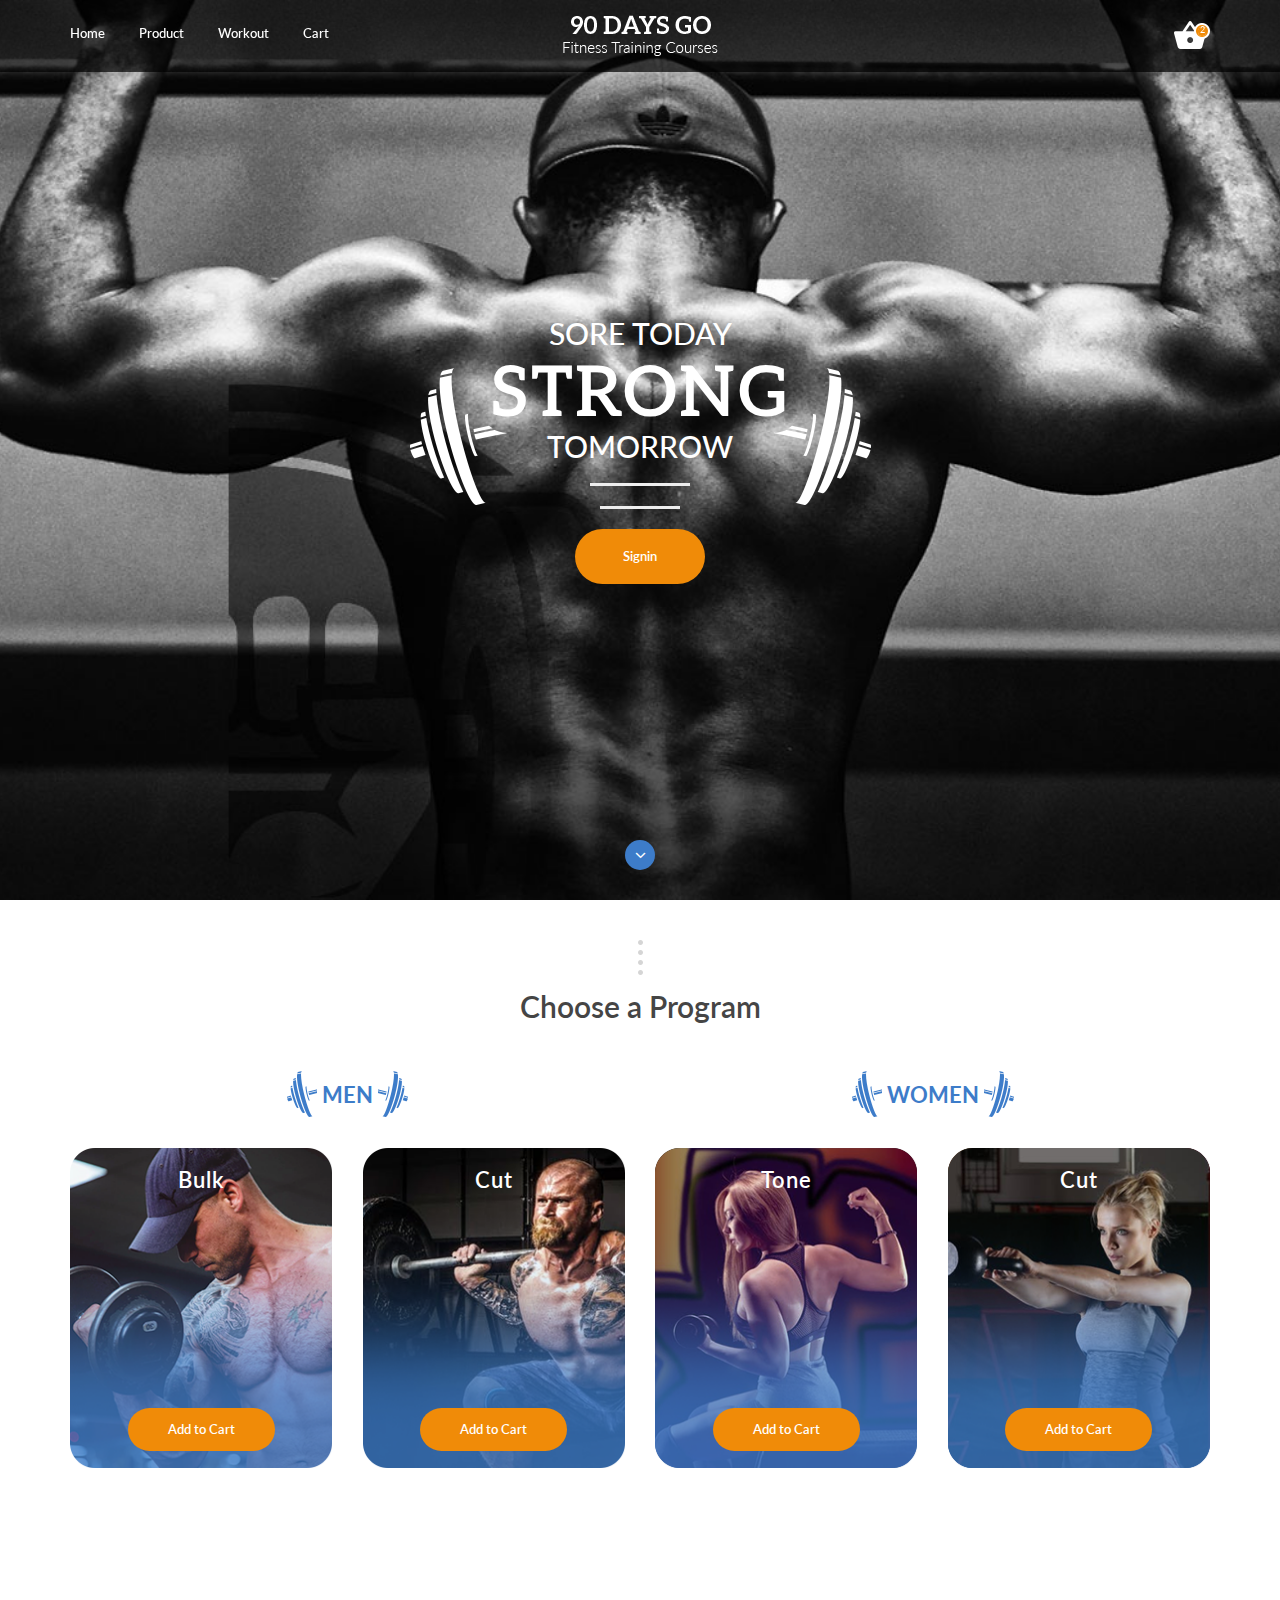
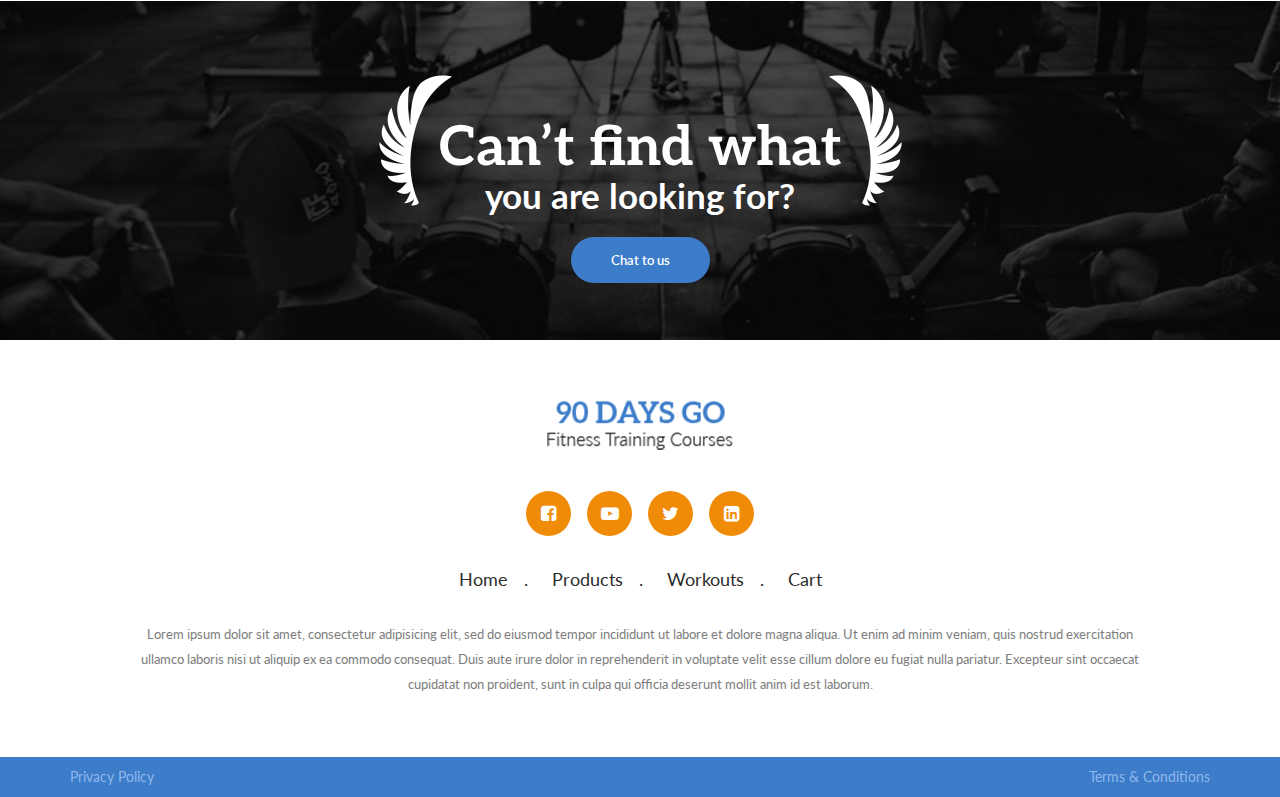
<file: html/index.html>
<!DOCTYPE html>
<html>
<head>
<meta charset="UTF-8">
<title>90 Days Go | Fitness Training Courses</title>


<meta name="viewport" content="width=device-width, initial-scale=1.0">

<link href="https://fonts.googleapis.com/css?family=Aleo:400,700|Lato:400,700,900" rel="stylesheet">

<link href="assets/css/custom.css" rel="stylesheet" />
<link rel="stylesheet" href="https://cdnjs.cloudflare.com/ajax/libs/font-awesome/4.7.0/css/font-awesome.min.css">

</head>
<body>
<div class="wrapper">

<section class="_mobile_nav">
	<div class="_mobile_nav_inner">
		<a href="javascript:void(0);" class="_btn_mobile_close">
			<i class="fa fa-times"></i>
		</a>
		<a href="index.html" class="_logo_link">
			<img src="assets/images/logo.png" class="img-responsive _logo" alt="" />
		</a>
		
		<ul class="_mobile_menu">
			<li>
				<a href="javascript:void(0);">Home</a>
			</li>
			<li>
				<a href="javascript:void(0);">Product</a>
			</li>
			<li>
				<a href="javascript:;">Workout</a>
			</li>
			<li>
				<a href="javascript:;">Cart</a>
			</li>
		</ul>
		
		<p class="_mobile_policy">
			<a href="javascript:void(0);">Privacy Policy</a>
			<a href="javascript:void(0);" class="pull-right">Terms & Conditions</a>
		</p>
	</div>
</section>

	<header>
		 <div class="container">
			<div class="row">
				<div class="col-md-4 col-sm-4 col-xs-4 _header_menu">
					<a href="javascript:void(0);" class="btn_menu">
						<i class="fa fa-bars"></i>
					</a>
					<ul class="_main_menu">
						<li>
							<a href="javascript:void(0);">Home</a>
						</li>
						<li>
							<a href="javascript:void(0);">Product</a>
						</li>
						<li>
							<a href="javascript:;">Workout</a>
						</li>
						<li>
							<a href="javascript:;">Cart</a>
						</li>
					</ul>
				</div>
				<div class="col-md-4 col-sm-4 col-xs-4 text-center _header_logo">
					<a href="index.html" class="_logo_link">
						<img src="assets/images/logo.png" class="img-responsive _logo" alt="" />
					</a>
				</div>
				<div class="col-md-4 col-sm-4 col-xs-4 _header_cart">
					<a href="javacript:;" class="_header_basket">
						<img src="assets/images/cart_icon.png" alt="" class="img-responsive cart_icon" /><span class="_basket_count">2</span>
					</a>
				</div>
			</div>
		 </div>
	</header>
	
	<section class="_home_banner">
		<div class="_home_banner_inner">
			<h4>SORE today</h4>
			<h1>strong</h1>
			<h4>tomorrow</h4>
			<hr class="_one_hr" />
			<hr class="_two_hr"/>
			<a href="#" class="btn_theme">
				Signin
			</a>
		</div>
		
		<a href="#down" class="_scroll_it_down">
			<i class="fa fa-angle-down"></i>
		</a>
	</section>
	<section class="_choose_program" id="down">
	
		<img src="assets/images/dots-4.png" class="img-responsive _dots_4" alt="" />
		<div class="container">
			<div class="row title_sec text-center">
				<h3>Choose a Program</h3>
			</div>
			<div class="row">
				<div class="col-md-6 col-sm-6 col-xs-12 _men_col_choose">
					<div class="row">
						<div class="col-md-12 col-sm-12 col-xs-12 text-center category_title">
							<h4 class="_has_dumble">MEN</h4>
						</div>
						<div class="col-md-6 col-xs-6 col-sm-6 _choose_column">
							<div class="_choose_column-inner">
								<img src="assets/images/men1.png" alt="" class="img-responsive" />
								<h3>Bulk</h3>
								<a href="javascript:void(0);" class="btn_theme hover_white">
									Add to Cart
								</a>
							</div>
						</div>
						<div class="col-md-6 col-xs-6 col-sm-6 _choose_column">
							<div class="_choose_column-inner">
								<img src="assets/images/men2.png" alt="" class="img-responsive" />
								<h3>Cut</h3>
								<a href="javascript:void(0);" class="btn_theme hover_white">
									Add to Cart
								</a>
							</div>
						</div>
					</div>
				</div>
				
				<div class="col-md-6 col-sm-6 col-xs-12 _women_col_choose">
					<div class="row">
						<div class="col-md-12 col-sm-12 col-xs-12 text-center category_title"> 
							<h4 class="_has_dumble">WOMEN</h4>
						</div>
						<div class="col-md-6 col-xs-6 col-sm-6 _choose_column">
							<div class="_choose_column-inner">
								<img src="assets/images/women1.png" alt="" class="img-responsive" />
								<h3>Tone</h3>
								<a href="javascript:void(0);" class="btn_theme hover_white">
									Add to Cart
								</a>
							</div>
						</div>
						<div class="col-md-6 col-xs-6 col-sm-6 _choose_column">
							<div class="_choose_column-inner">
								<img src="assets/images/women2.png" alt="" class="img-responsive" />
								<h3>Cut</h3>
								<a href="javascript:void(0);" class="btn_theme hover_white">
									Add to Cart
								</a>
							</div>
						</div>
					</div>
				</div>
			</div>
		</div>
	</section>
	
	<section class="_cant_find_bg">
		<div class="container text-center">
			<div class="row">
				<div class="col-md-12">
					<h2>Can’t find what</h2>
					<h3>you are looking for?</h3>
					<a href="javascript:void(0)" class="btn_blue">Chat to us</a>
				</div>
			</div>
		</div>
	</section>
	
	<footer>
		<div class="container">
			<div class="row">
				<div class="col-md-12 text-center">
					<a href="index.html">
						<img src="assets/images/logo_footer.png" class="img-responsive _footer_logo" alt="" />
					</a>
					<ul class="social_menu">
						<li>
							<a href="javascript:void(0);">
								<i class="fa fa-facebook-square"></i>
							</a>
						</li>
						<li>
							<a href="javascript:void(0);">
								<i class="fa fa-youtube-play"></i>
							</a>
						</li>
						<li>
							<a href="javascript:void(0);">
								<i class="fa fa-twitter"></i>
							</a>
						</li>
						<li>
							<a href="javascript:void(0);">
								<i class="fa fa-linkedin-square"></i>
							</a>
						</li>
					</ul>
					
					<ul class="_footer_menu">
						<li>
							<a href="javascript:void(0)">
								Home
							</a>
						</li>
						<li>
							<a href="javascript:void(0)">
								Products
							</a>
						</li>
						<li>
							<a href="javascript:void(0)">
								Workouts
							</a>
						</li>
						<li>
							<a href="javascript:void(0)">
								Cart
							</a>
						</li>
					</ul>
					<div class="_disclaimer">
						<p>
							Lorem ipsum dolor sit amet, consectetur adipisicing elit, sed do eiusmod tempor incididunt ut labore et dolore magna aliqua. Ut enim ad minim veniam, quis nostrud exercitation ullamco laboris nisi ut aliquip ex ea commodo consequat. Duis aute irure dolor in reprehenderit in voluptate velit esse cillum dolore eu fugiat nulla pariatur. Excepteur sint occaecat cupidatat non proident, sunt in culpa qui officia deserunt mollit anim id est laborum. 
						</p>
					</div>
				</div>
			</div>
		</div>
	</footer>
	<section class="_copy_right">
		<div class="container">
			<div class="row">
				<div class="col-md-12">
					 <p>
						<a href="javascript:void(0);">Privacy Policy</a>
						<a href="javascript:void(0);" class="pull-right">Terms & Conditions</a>
					 </p>
				 </div>
			</div>
		</div>
	</section>
</div>

<script src="https://ajax.googleapis.com/ajax/libs/jquery/3.3.1/jquery.min.js"></script>
<script>
	jQuery(document).ready(function($){
		$('.btn_menu').click(function(){
			$('._mobile_nav').addClass('active_open');
		});
		$('._btn_mobile_close').click(function(){
			$('._mobile_nav').removeClass('active_open');
		});
		
		// Add smooth scrolling to all links
		$("a").on('click', function(event) {

		// Make sure this.hash has a value before overriding default behavior
		if (this.hash !== "") {
		  // Prevent default anchor click behavior
		  event.preventDefault();

		  // Store hash
		  var hash = this.hash;

		  // Using jQuery's animate() method to add smooth page scroll
		  // The optional number (800) specifies the number of milliseconds it takes to scroll to the specified area
		  $('html, body').animate({
			scrollTop: $(hash).offset().top
		  }, 800, function(){

			// Add hash (#) to URL when done scrolling (default click behavior)
			window.location.hash = hash;
		  });
		} // End if
		});
	});
</script>

</body>
</html>
</file>
